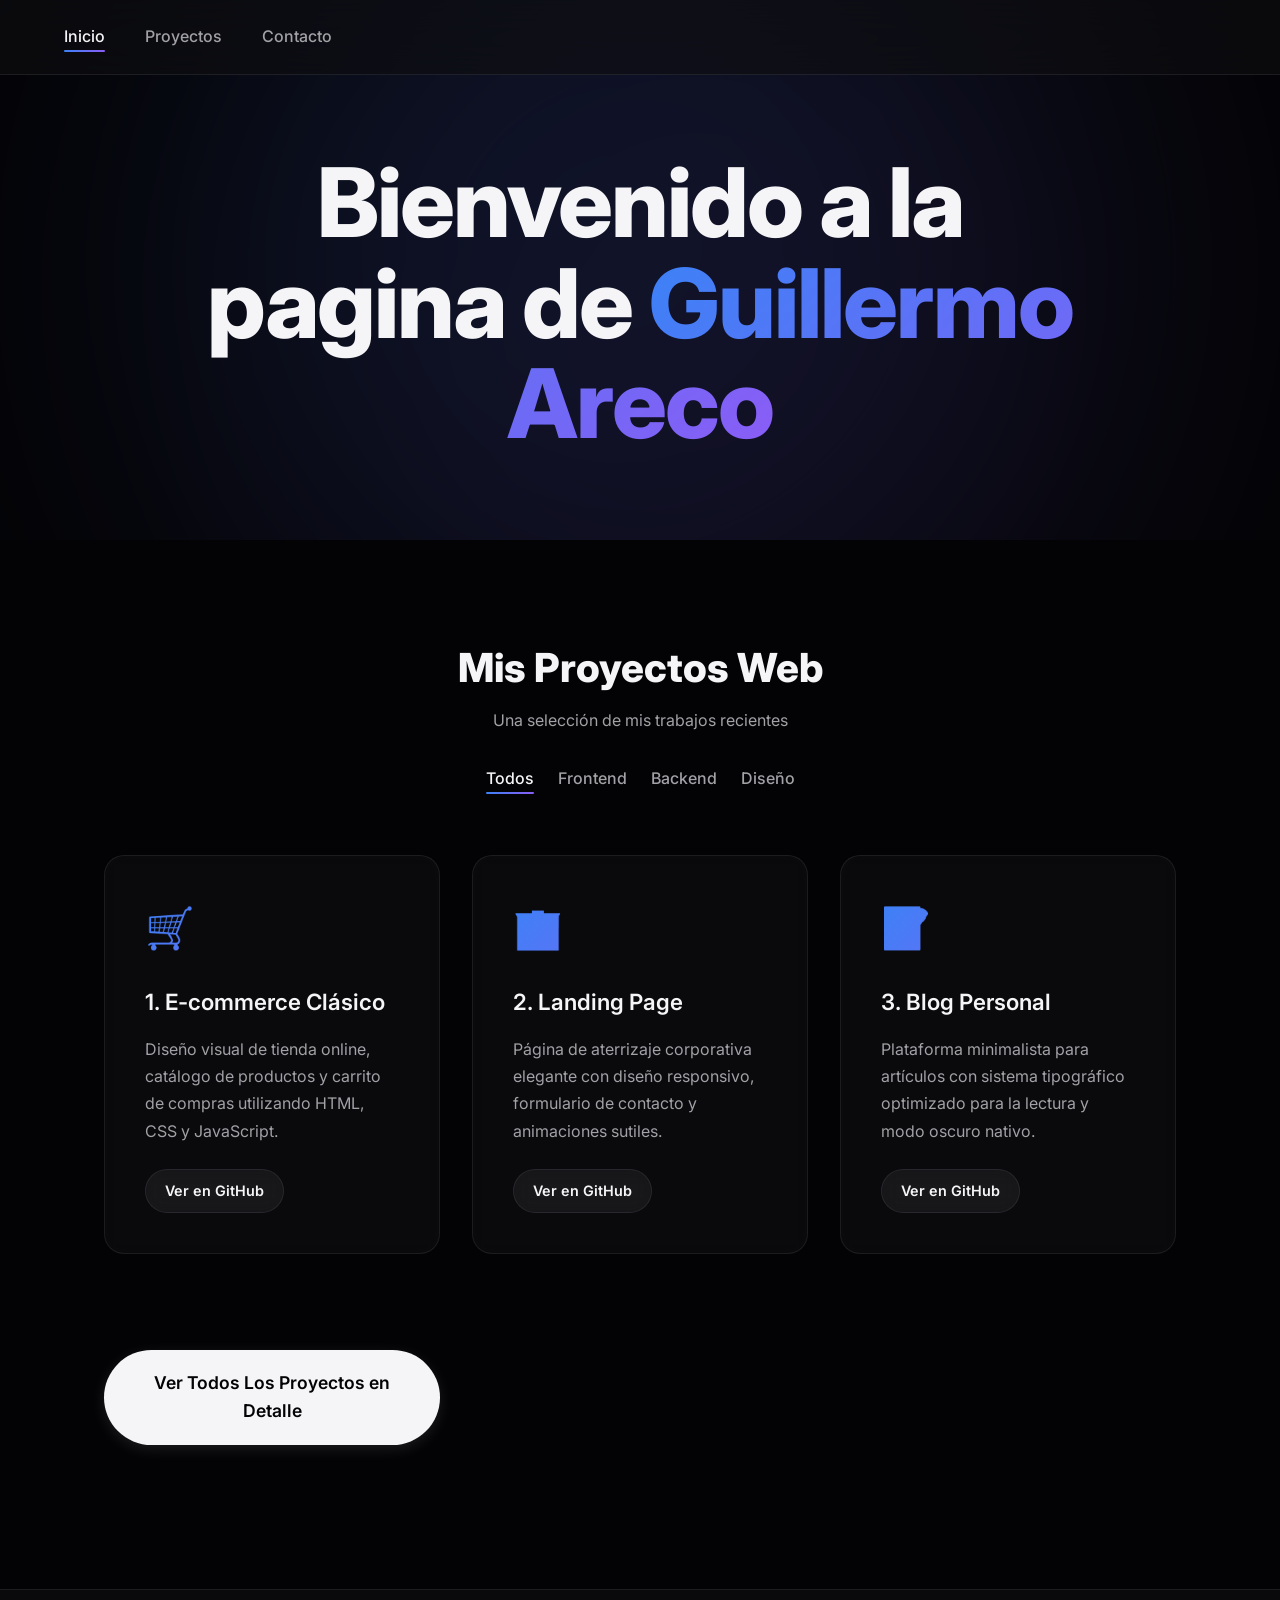
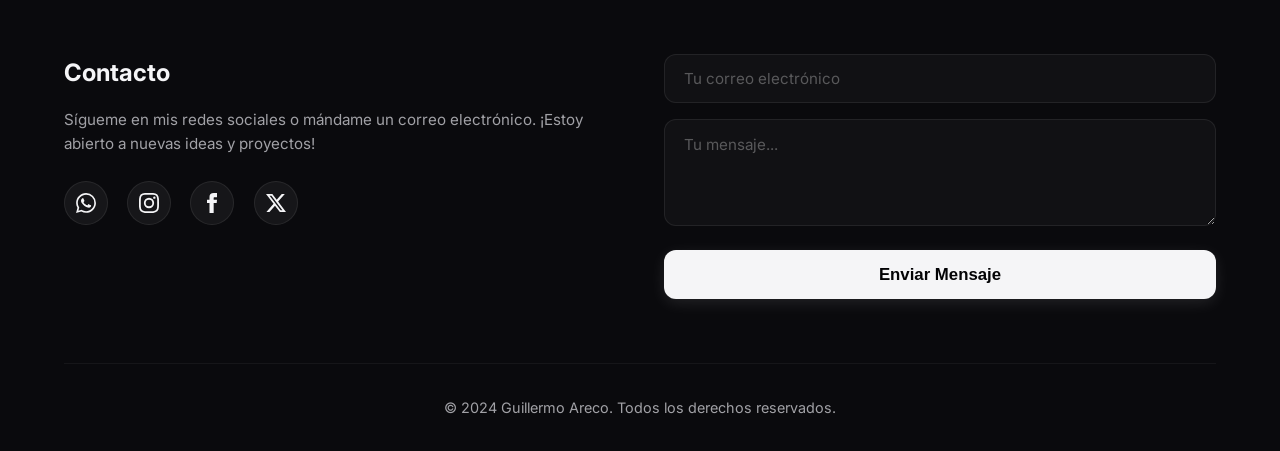
<file: index.html>
<!DOCTYPE html>
<html lang="es">
<head>
    <meta charset="UTF-8">
    <meta name="viewport" content="width=device-width, initial-scale=1.0">
    <title>SOFTTest</title>
    <!-- Modern Fonts -->
    <link rel="preconnect" href="https://fonts.googleapis.com">
    <link rel="preconnect" href="https://fonts.gstatic.com" crossorigin>
    <link href="https://fonts.googleapis.com/css2?family=Inter:wght@300;400;500;600;800&display=swap" rel="stylesheet">
    <link rel="stylesheet" href="css/styles.css">
</head>
<body>
    <nav class="glass-nav">
        <ul class="nav-links">
            <li><a href="#home" class="active">Inicio</a></li>
            <li><a href="#projects">Proyectos</a></li>
            <li><a href="#contacto">Contacto</a></li>
        </ul>
    </nav>
    
    <main>
        <section class="hero" id="home" style="min-height: 60vh;">
            <div class="hero-content">
                <h1 class="hero-title">Bienvenido a la pagina de <span class="highlight">Guillermo Areco</span></h1>
            </div>
            <div class="hero-background"></div>
        </section>
        
        <section id="projects" style="padding-top: 6rem;">
            <div style="text-align: center; position: relative; z-index: 1;">
            <h2 style="font-size: 2.5rem; font-weight: 800;">Mis Proyectos Web</h2>
            <p style="color: var(--text-muted); margin-top: 0.5rem; margin-bottom: 2rem;">Una selección de mis trabajos recientes</p>
            
            <ul class="nav-links" style="justify-content: center; margin-bottom: 3rem; gap: 1.5rem;">
                <li><a href="proyectos.html" class="active">Todos</a></li>
                <li><a href="proyectos.html#frontend">Frontend</a></li>
                <li><a href="proyectos.html#backend">Backend</a></li>
                <li><a href="proyectos.html#diseno">Diseño</a></li>
            </ul>
            </div>

            <div class="features" style="padding-top: 1rem;">
            <div class="feature-card">
                <div class="feature-icon">🛒</div>
                <h3 class="feature-title">1. E-commerce Clásico</h3>
                <p class="feature-text">Diseño visual de tienda online, catálogo de productos y carrito de compras utilizando HTML, CSS y JavaScript.</p>
                <div style="margin-top: 1.5rem;">
                    <a href="#" class="btn btn-secondary" style="padding: 0.6rem 1.2rem; font-size: 0.9rem;">Ver en GitHub</a>
                </div>
            </div>
            <div class="feature-card">
                <div class="feature-icon">🏢</div>
                <h3 class="feature-title">2. Landing Page</h3>
                <p class="feature-text">Página de aterrizaje corporativa elegante con diseño responsivo, formulario de contacto y animaciones sutiles.</p>
                <div style="margin-top: 1.5rem;">
                    <a href="#" class="btn btn-secondary" style="padding: 0.6rem 1.2rem; font-size: 0.9rem;">Ver en GitHub</a>
                </div>
            </div>
            <div class="feature-card">
                <div class="feature-icon">📝</div>
                <h3 class="feature-title">3. Blog Personal</h3>
                <p class="feature-text">Plataforma minimalista para artículos con sistema tipográfico optimizado para la lectura y modo oscuro nativo.</p>
                <div style="margin-top: 1.5rem;">
                    <a href="#" class="btn btn-secondary" style="padding: 0.6rem 1.2rem; font-size: 0.9rem;">Ver en GitHub</a>
                </div>
            </div>

            <div style="text-align: center; margin-top: 4rem;">
                <a href="proyectos.html" class="btn btn-primary" style="padding: 1.2rem 3rem; font-size: 1.1rem;">Ver Todos Los Proyectos en Detalle</a>
            </div>
        </section>
    </main>

    <footer class="glass-footer" id="contacto">
        <div class="footer-content">
            <div class="footer-left">
                <h3>Contacto</h3>
                <p>Sígueme en mis redes sociales o mándame un correo electrónico. ¡Estoy abierto a nuevas ideas y proyectos!</p>
                <div class="social-icons">
                    <a href="#" aria-label="WhatsApp" class="social-icon">
                        <svg viewBox="0 0 24 24" fill="currentColor"><path d="M17.472 14.382c-.297-.149-1.758-.867-2.03-.967-.273-.099-.471-.148-.67.15-.197.297-.767.966-.94 1.164-.173.199-.347.223-.644.075-.297-.15-1.255-.463-2.39-1.475-.883-.788-1.48-1.761-1.653-2.059-.173-.297-.018-.458.13-.606.134-.133.298-.347.446-.52.149-.174.198-.298.298-.497.099-.198.05-.371-.025-.52-.075-.149-.669-1.612-.916-2.207-.242-.579-.487-.5-.669-.51a12.8 12.8 0 0 0-.57-.01c-.198 0-.52.074-.792.372-.272.297-1.04 1.016-1.04 2.479 0 1.462 1.065 2.875 1.213 3.074.149.198 2.096 3.2 5.077 4.487.709.306 1.262.489 1.694.625.712.227 1.36.195 1.871.118.571-.085 1.758-.719 2.006-1.413.248-.694.248-1.289.173-1.413-.074-.124-.272-.198-.57-.347m-5.421 7.403h-.004a9.87 9.87 0 0 1-5.031-1.378l-.361-.214-3.741.982.998-3.648-.235-.374a9.86 9.86 0 0 1-1.51-5.26c.001-5.45 4.436-9.884 9.888-9.884 2.64 0 5.122 1.03 6.988 2.898a9.825 9.825 0 0 1 2.893 6.994c-.003 5.45-4.437 9.884-9.885 9.884m8.413-18.297A11.815 11.815 0 0 0 12.05 0C5.495 0 .16 5.335.157 11.892c0 2.096.547 4.142 1.588 5.945L.057 24l6.305-1.654a11.882 11.882 0 0 0 5.683 1.448h.005c6.554 0 11.89-5.335 11.893-11.893a11.821 11.821 0 0 0-3.48-8.413Z"/></svg>
                    </a>
                    <a href="#" aria-label="Instagram" class="social-icon">
                        <svg viewBox="0 0 24 24" fill="currentColor"><path d="M12 2.163c3.204 0 3.584.012 4.85.07 3.252.148 4.771 1.691 4.919 4.919.058 1.265.069 1.645.069 4.849 0 3.205-.012 3.584-.069 4.849-.149 3.225-1.664 4.771-4.919 4.919-1.266.058-1.644.07-4.85.07-3.204 0-3.584-.012-4.849-.07-3.26-.149-4.771-1.699-4.919-4.92-.058-1.265-.07-1.644-.07-4.849 0-3.204.013-3.583.07-4.849.149-3.227 1.664-4.771 4.919-4.919 1.266-.057 1.645-.069 4.849-.069zM12 0C8.741 0 8.333.014 7.053.072 2.695.272.273 2.69.073 7.052.014 8.333 0 8.741 0 12c0 3.259.014 3.668.072 4.948.2 4.358 2.618 6.78 6.98 6.98C8.333 23.986 8.741 24 12 24c3.259 0 3.668-.014 4.948-.072 4.354-.2 6.782-2.618 6.979-6.98.059-1.28.073-1.689.073-4.948 0-3.259-.014-3.667-.072-4.947-.196-4.354-2.617-6.78-6.979-6.98C15.668.014 15.259 0 12 0zm0 5.838a6.162 6.162 0 100 12.324 6.162 6.162 0 000-12.324zM12 16a4 4 0 110-8 4 4 0 010 8zm6.406-11.845a1.44 1.44 0 100 2.881 1.44 1.44 0 000-2.881z"/></svg>
                    </a>
                    <a href="#" aria-label="Facebook" class="social-icon">
                        <svg viewBox="0 0 24 24" fill="currentColor"><path d="M9 8h-3v4h3v12h5v-12h3.642l.358-4h-4v-1.667c0-.955.192-1.333 1.115-1.333h2.885v-5h-3.808c-3.596 0-5.192 1.583-5.192 4.615v3.385z"/></svg>
                    </a>
                    <a href="#" aria-label="X (Twitter)" class="social-icon">
                        <svg viewBox="0 0 24 24" fill="currentColor"><path d="M18.901 1.153h3.68l-8.04 9.19L24 22.846h-7.406l-5.8-7.584-6.638 7.584H.474l8.6-9.83L0 1.154h7.594l5.243 6.932Zm-1.293 19.49h2.039L6.482 3.24H4.298Z"/></svg>
                    </a>
                </div>
            </div>
            <div class="footer-right" id="contact">
                <form class="contact-form">
                    <input type="email" placeholder="Tu correo electrónico" required class="form-input">
                    <textarea placeholder="Tu mensaje..." rows="4" required class="form-input"></textarea>
                    <button type="submit" class="btn btn-primary submit-btn">Enviar Mensaje</button>
                </form>
            </div>
        </div>
        <div class="copyright">
            <p>&copy; 2024 Guillermo Areco. Todos los derechos reservados.</p>
        </div>
    </footer>

    <script src="js/scripts.js"></script>
</body>
</html>
</file>
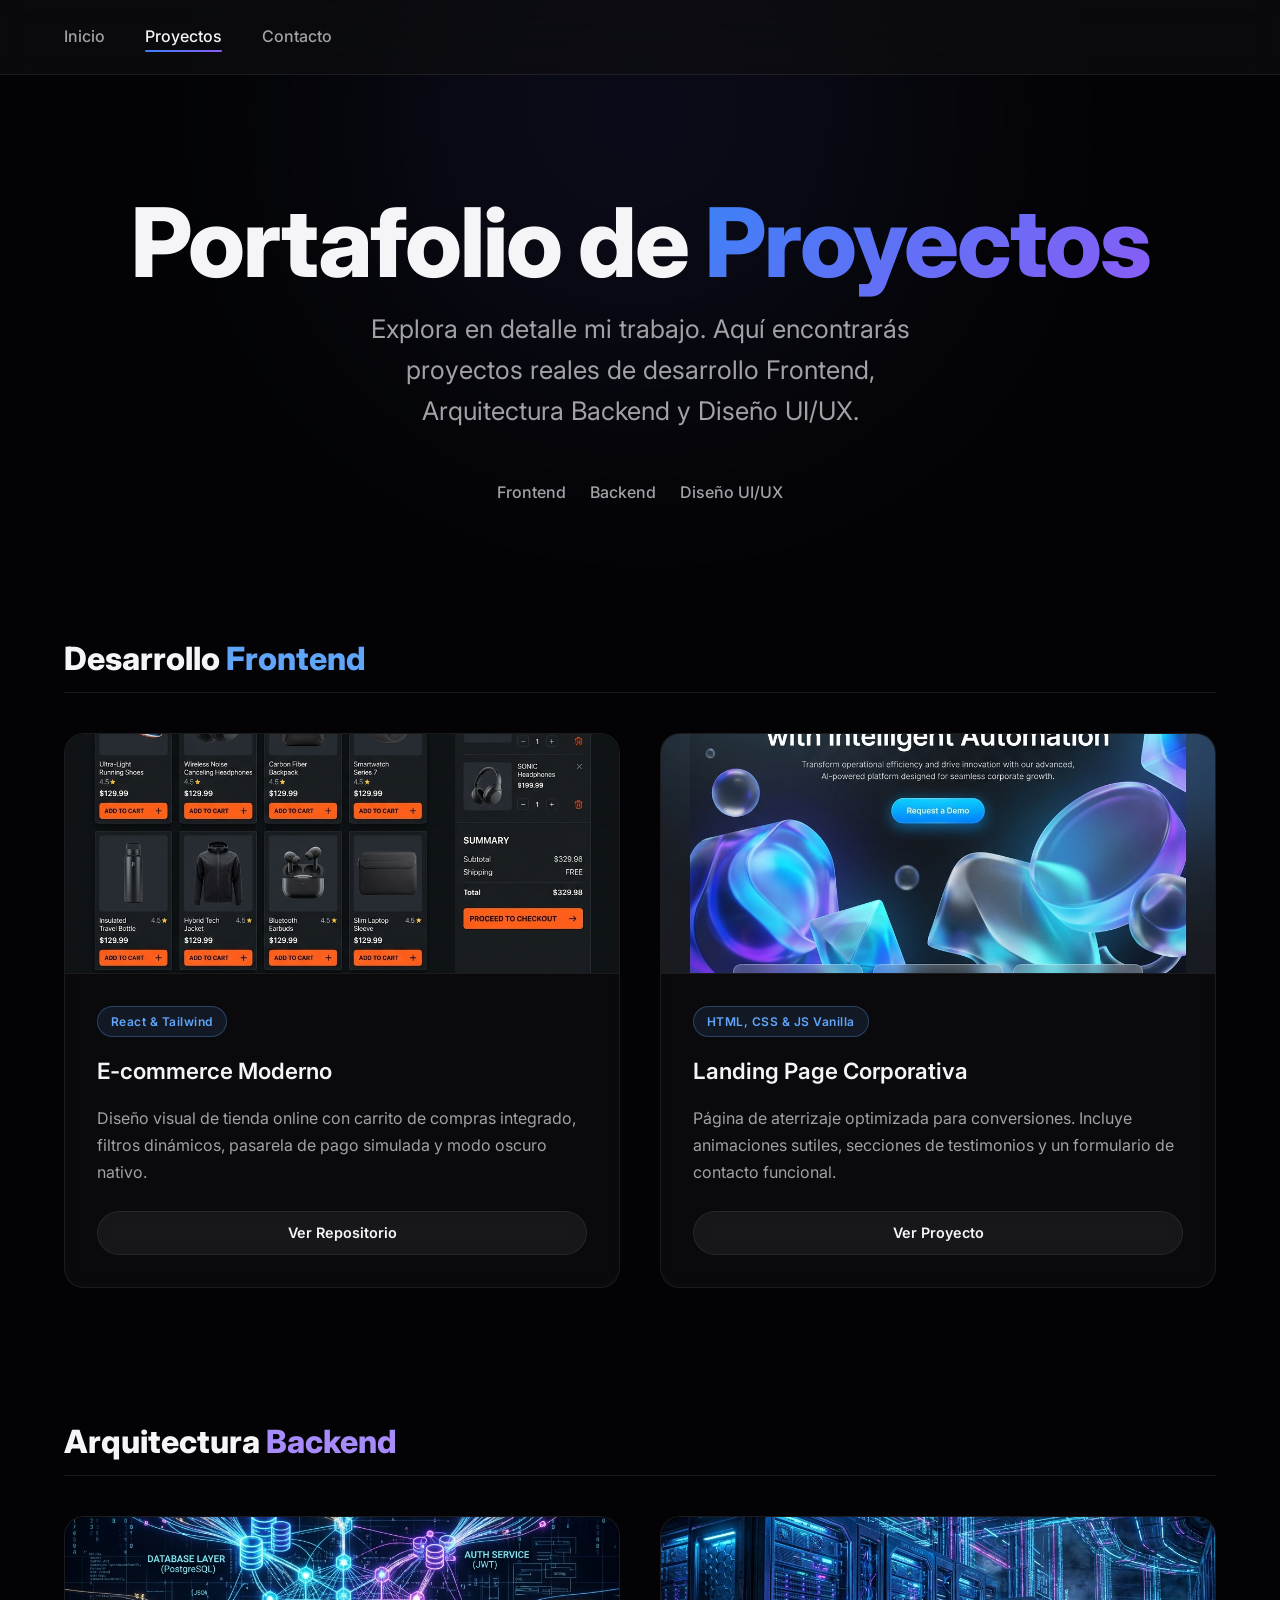
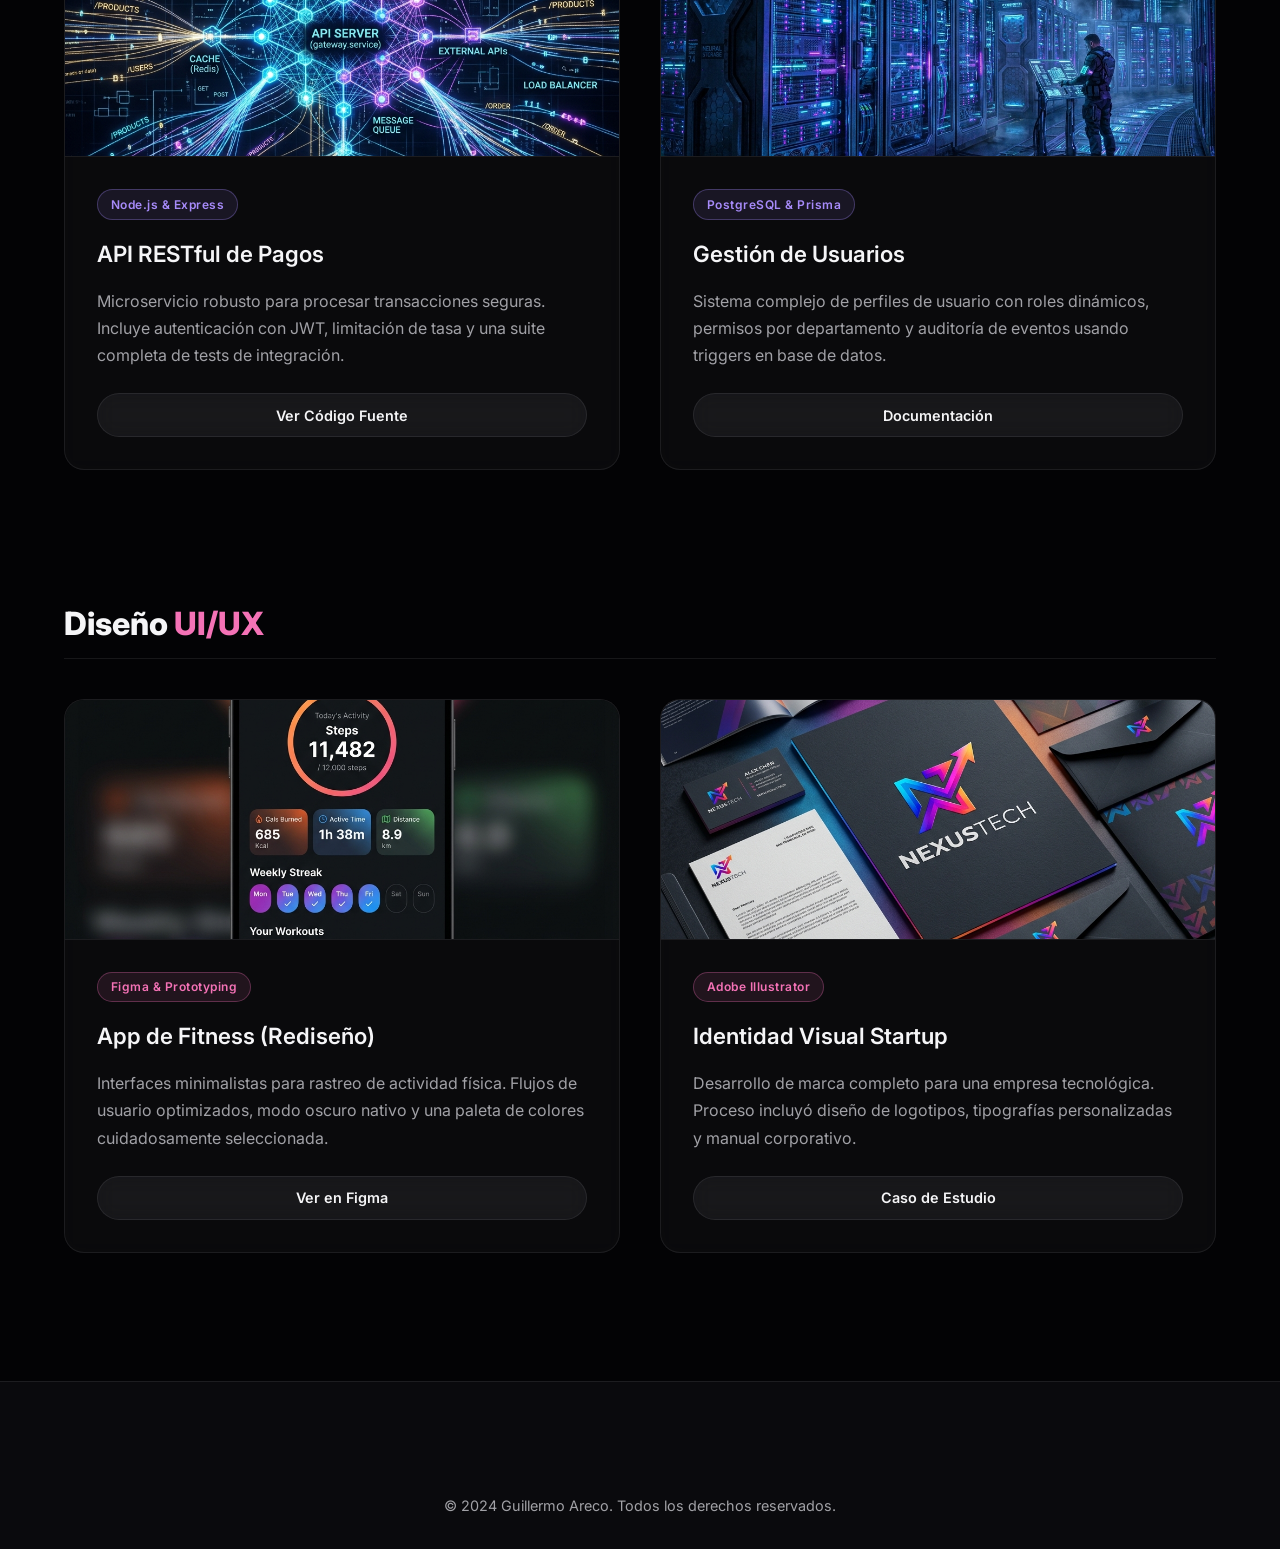
<file: proyectos.html>
<!DOCTYPE html>
<html lang="es">
<head>
    <meta charset="UTF-8">
    <meta name="viewport" content="width=device-width, initial-scale=1.0">
    <title>Proyectos - SOFTTest</title>
    <!-- Modern Fonts -->
    <link rel="preconnect" href="https://fonts.googleapis.com">
    <link rel="preconnect" href="https://fonts.gstatic.com" crossorigin>
    <link href="https://fonts.googleapis.com/css2?family=Inter:wght@300;400;500;600;800&display=swap" rel="stylesheet">
    <link rel="stylesheet" href="css/styles.css">
</head>
<body>
    <nav class="glass-nav">
        <ul class="nav-links">
            <li><a href="index.html">Inicio</a></li>
            <li><a href="proyectos.html" class="active">Proyectos</a></li>
            <li><a href="index.html#contacto">Contacto</a></li>
        </ul>
    </nav>
    
    <main>
        <!-- Page Header -->
        <section style="padding: 12rem 5% 4rem; text-align: center; position: relative;">
            <div class="hero-background" style="top: 20%; height: 50vh; width: 50vh;"></div>
            <h1 class="hero-title" style="margin-bottom: 1rem;">
                Portafolio de <span class="highlight">Proyectos</span>
            </h1>
            <p class="hero-subtitle" style="margin: 0 auto;">
                Explora en detalle mi trabajo. Aquí encontrarás proyectos reales de desarrollo Frontend, Arquitectura Backend y Diseño UI/UX.
            </p>
            
            <ul class="nav-links" style="justify-content: center; margin-top: 3rem; gap: 1.5rem;">
                <li><a href="#frontend">Frontend</a></li>
                <li><a href="#backend">Backend</a></li>
                <li><a href="#diseno">Diseño UI/UX</a></li>
            </ul>
        </section>

        <!-- Category: Frontend -->
        <section id="frontend" style="padding: 4rem 5%;">
            <div style="max-width: 1200px; margin: 0 auto;">
                <h2 class="section-title">Desarrollo <span style="color: #60a5fa">Frontend</span></h2>
                
                <div class="features" style="padding: 0; gap: 2.5rem;">
                    <div class="project-card">
                        <div class="img-wrapper">
                            <img src="img/ecommerce.png" alt="E-commerce Mockup" class="project-image">
                        </div>
                        <div class="project-content">
                            <span class="tag tag-blue">React & Tailwind</span>
                            <h3 class="feature-title">E-commerce Moderno</h3>
                            <p class="feature-text" style="flex-grow: 1;">Diseño visual de tienda online con carrito de compras integrado, filtros dinámicos, pasarela de pago simulada y modo oscuro nativo.</p>
                            <div style="margin-top: 1.5rem;">
                                <a href="#" class="btn btn-secondary" style="padding: 0.6rem 1.2rem; font-size: 0.9rem; width: 100%;">Ver Repositorio</a>
                            </div>
                        </div>
                    </div>
                    
                    <div class="project-card">
                        <div class="img-wrapper">
                            <img src="img/landing.png" alt="Landing Page Mockup" class="project-image">
                        </div>
                        <div class="project-content">
                            <span class="tag tag-blue">HTML, CSS & JS Vanilla</span>
                            <h3 class="feature-title">Landing Page Corporativa</h3>
                            <p class="feature-text" style="flex-grow: 1;">Página de aterrizaje optimizada para conversiones. Incluye animaciones sutiles, secciones de testimonios y un formulario de contacto funcional.</p>
                            <div style="margin-top: 1.5rem;">
                                <a href="#" class="btn btn-secondary" style="padding: 0.6rem 1.2rem; font-size: 0.9rem; width: 100%;">Ver Proyecto</a>
                            </div>
                        </div>
                    </div>
                </div>
            </div>
        </section>

        <!-- Category: Backend -->
        <section id="backend" style="padding: 4rem 5%;">
            <div style="max-width: 1200px; margin: 0 auto;">
                <h2 class="section-title">Arquitectura <span style="color: #a78bfa">Backend</span></h2>
                
                <div class="features" style="padding: 0; gap: 2.5rem;">
                    <div class="project-card">
                        <div class="img-wrapper">
                            <img src="img/api.png" alt="API Server Visualization" class="project-image">
                        </div>
                        <div class="project-content">
                            <span class="tag tag-purple">Node.js & Express</span>
                            <h3 class="feature-title">API RESTful de Pagos</h3>
                            <p class="feature-text" style="flex-grow: 1;">Microservicio robusto para procesar transacciones seguras. Incluye autenticación con JWT, limitación de tasa y una suite completa de tests de integración.</p>
                            <div style="margin-top: 1.5rem;">
                                <a href="#" class="btn btn-secondary" style="padding: 0.6rem 1.2rem; font-size: 0.9rem; width: 100%;">Ver Código Fuente</a>
                            </div>
                        </div>
                    </div>
                    
                    <div class="project-card">
                        <div class="img-wrapper">
                            <img src="img/database.png" alt="Database Architecture" class="project-image">
                        </div>
                        <div class="project-content">
                            <span class="tag tag-purple">PostgreSQL & Prisma</span>
                            <h3 class="feature-title">Gestión de Usuarios</h3>
                            <p class="feature-text" style="flex-grow: 1;">Sistema complejo de perfiles de usuario con roles dinámicos, permisos por departamento y auditoría de eventos usando triggers en base de datos.</p>
                            <div style="margin-top: 1.5rem;">
                                <a href="#" class="btn btn-secondary" style="padding: 0.6rem 1.2rem; font-size: 0.9rem; width: 100%;">Documentación</a>
                            </div>
                        </div>
                    </div>
                </div>
            </div>
        </section>

        <!-- Category: Diseño -->
        <section id="diseno" style="padding: 4rem 5% 8rem;">
            <div style="max-width: 1200px; margin: 0 auto;">
                <h2 class="section-title">Diseño <span style="color: #f472b6">UI/UX</span></h2>
                
                <div class="features" style="padding: 0; gap: 2.5rem;">
                    <div class="project-card">
                        <div class="img-wrapper">
                            <img src="img/app.png" alt="Mobile App Design" class="project-image">
                        </div>
                        <div class="project-content">
                            <span class="tag tag-pink">Figma & Prototyping</span>
                            <h3 class="feature-title">App de Fitness (Rediseño)</h3>
                            <p class="feature-text" style="flex-grow: 1;">Interfaces minimalistas para rastreo de actividad física. Flujos de usuario optimizados, modo oscuro nativo y una paleta de colores cuidadosamente seleccionada.</p>
                            <div style="margin-top: 1.5rem;">
                                <a href="#" class="btn btn-secondary" style="padding: 0.6rem 1.2rem; font-size: 0.9rem; width: 100%;">Ver en Figma</a>
                            </div>
                        </div>
                    </div>
                    
                    <div class="project-card">
                        <div class="img-wrapper">
                            <img src="img/brand.png" alt="Brand Identity" class="project-image">
                        </div>
                        <div class="project-content">
                            <span class="tag tag-pink">Adobe Illustrator</span>
                            <h3 class="feature-title">Identidad Visual Startup</h3>
                            <p class="feature-text" style="flex-grow: 1;">Desarrollo de marca completo para una empresa tecnológica. Proceso incluyó diseño de logotipos, tipografías personalizadas y manual corporativo.</p>
                            <div style="margin-top: 1.5rem;">
                                <a href="#" class="btn btn-secondary" style="padding: 0.6rem 1.2rem; font-size: 0.9rem; width: 100%;">Caso de Estudio</a>
                            </div>
                        </div>
                    </div>
                </div>
            </div>
        </section>
    </main>

    <footer class="glass-footer" style="margin-top: 0;">
        <div class="copyright" style="margin-top: 1rem; border-top: none; padding-top: 2rem;">
            <p>&copy; 2024 Guillermo Areco. Todos los derechos reservados.</p>
        </div>
    </footer>
</body>
</html>
</file>
<file: css/styles.css>
:root {
    --bg-color: #030305;
    --text-main: #f5f5f7;
    --text-muted: #a1a1a6;
    --accent-1: #3b82f6;
    --accent-2: #8b5cf6;
    --gradient-glow: linear-gradient(135deg, var(--accent-1), var(--accent-2));
    --glass-bg: rgba(15, 15, 18, 0.65);
    --glass-border: rgba(255, 255, 255, 0.08);
}

html {
    scroll-behavior: smooth;
    scroll-padding-top: 130px; /* Adjusts for the fixed navbar */
}

/* Fallback for anchor links to prevent content blocking by fixed header */
[id] {
    scroll-margin-top: 130px;
}

* {
    margin: 0;
    padding: 0;
    box-sizing: border-box;
}

body {
    font-family: 'Inter', -apple-system, BlinkMacSystemFont, sans-serif;
    background-color: var(--bg-color);
    color: var(--text-main);
    overflow-x: hidden;
    line-height: 1.6;
}

/* Glassmorphism Navigation */
.glass-nav {
    position: fixed;
    top: 0;
    width: 100%;
    z-index: 100;
    display: flex;
    justify-content: space-between;
    align-items: center;
    padding: 1.5rem 5%;
    background: var(--glass-bg);
    backdrop-filter: blur(20px);
    -webkit-backdrop-filter: blur(20px);
    border-bottom: 1px solid var(--glass-border);
    transition: all 0.3s ease;
}

.nav-brand {
    font-size: 1.8rem;
    font-weight: 800;
    background: var(--gradient-glow);
    -webkit-background-clip: text;
    -webkit-text-fill-color: transparent;
    letter-spacing: -1px;
}

.nav-links {
    list-style: none;
    display: flex;
    gap: 2.5rem;
}

.nav-links a {
    color: var(--text-muted);
    text-decoration: none;
    font-weight: 500;
    font-size: 1rem;
    transition: color 0.3s ease;
    position: relative;
    padding-bottom: 4px;
}

.nav-links a:hover, .nav-links a.active {
    color: var(--text-main);
}

.nav-links a::after {
    content: '';
    position: absolute;
    bottom: -2px;
    left: 0;
    width: 0%;
    height: 2px;
    background: var(--gradient-glow);
    transition: width 0.3s ease;
    border-radius: 2px;
}

.nav-links a:hover::after, .nav-links a.active::after {
    width: 100%;
}

/* Hero Section */
.hero {
    position: relative;
    min-height: 100vh;
    display: flex;
    align-items: center;
    justify-content: center;
    text-align: center;
    padding: 130px 20px 40px; /* Top padding avoids fixed header, bottom balances it */
    overflow: hidden;
}

.hero-background {
    position: absolute;
    top: 50%;
    left: 50%;
    transform: translate(-50%, -50%);
    width: 70vw;
    height: 70vw;
    background: var(--gradient-glow);
    filter: blur(150px);
    opacity: 0.15;
    border-radius: 50%;
    z-index: -1;
    animation: pulse 10s infinite alternate cubic-bezier(0.4, 0, 0.2, 1);
}

@keyframes pulse {
    0% { transform: translate(-50%, -50%) scale(0.8); opacity: 0.1; }
    100% { transform: translate(-50%, -50%) scale(1.2); opacity: 0.25; }
}

.hero-content {
    z-index: 1;
    max-width: 900px;
}

.badge {
    display: inline-block;
    padding: 0.5rem 1rem;
    margin-bottom: 1.5rem;
    background: rgba(255, 255, 255, 0.05);
    border: 1px solid var(--glass-border);
    border-radius: 50px;
    font-size: 0.85rem;
    font-weight: 600;
    color: var(--accent-1);
    letter-spacing: 1px;
    text-transform: uppercase;
    animation: fadeUp 1s ease 0.1s both;
}

.hero-title {
    font-size: clamp(3.5rem, 8vw, 6rem);
    font-weight: 800;
    line-height: 1.05;
    margin-bottom: 1.5rem;
    letter-spacing: -2px;
    animation: fadeUp 1s ease 0.3s both;
}

.hero-title .highlight {
    background: var(--gradient-glow);
    -webkit-background-clip: text;
    -webkit-text-fill-color: transparent;
}

.hero-subtitle {
    font-size: clamp(1.2rem, 3vw, 1.6rem);
    color: var(--text-muted);
    margin-bottom: 3rem;
    font-weight: 400;
    max-width: 600px;
    margin-left: auto;
    margin-right: auto;
    animation: fadeUp 1s ease 0.5s both;
}

.hero-actions {
    display: flex;
    gap: 1.2rem;
    justify-content: center;
    animation: fadeUp 1s ease 0.7s both;
}

/* Buttons */
.btn {
    padding: 1rem 2.5rem;
    border-radius: 50px;
    font-size: 1.05rem;
    font-weight: 600;
    cursor: pointer;
    transition: all 0.3s cubic-bezier(0.4, 0, 0.2, 1);
    border: none;
    outline: none;
    display: inline-flex;
    align-items: center;
    justify-content: center;
    text-decoration: none;
}

.btn-primary {
    background: var(--text-main);
    color: var(--bg-color);
    box-shadow: 0 4px 15px rgba(255, 255, 255, 0.1);
}

.btn-primary:hover {
    transform: translateY(-3px);
    box-shadow: 0 10px 25px rgba(255, 255, 255, 0.2);
    background: #ffffff;
}

.btn-secondary {
    background: rgba(255, 255, 255, 0.05);
    color: var(--text-main);
    border: 1px solid var(--glass-border);
    backdrop-filter: blur(10px);
}

.btn-secondary:hover {
    background: rgba(255, 255, 255, 0.1);
    transform: translateY(-3px);
    border-color: rgba(255, 255, 255, 0.2);
}

/* Features preview section */
.features {
    padding: 5rem 5%;
    display: grid;
    grid-template-columns: repeat(auto-fit, minmax(300px, 1fr));
    gap: 2rem;
    max-width: 1200px;
    margin: 0 auto;
    position: relative;
    z-index: 1;
}

.feature-card {
    background: var(--glass-bg);
    border: 1px solid var(--glass-border);
    border-radius: 20px;
    padding: 2.5rem;
    transition: transform 0.3s ease, background 0.3s ease;
    backdrop-filter: blur(10px);
}

.feature-card:hover {
    transform: translateY(-5px);
    background: rgba(30, 30, 35, 0.7);
    border-color: rgba(255, 255, 255, 0.15);
}

.feature-icon {
    font-size: 2.5rem;
    margin-bottom: 1.5rem;
    background: var(--gradient-glow);
    -webkit-background-clip: text;
    -webkit-text-fill-color: transparent;
}

.feature-title {
    font-size: 1.4rem;
    margin-bottom: 1rem;
    font-weight: 600;
}

.feature-text {
    color: var(--text-muted);
    font-size: 1rem;
    line-height: 1.7;
}

/* Footer Layout */
.glass-footer {
    padding: 4rem 5% 2rem;
    border-top: 1px solid var(--glass-border);
    color: var(--text-muted);
    font-size: 0.95rem;
    background: var(--glass-bg);
    margin-top: 4rem;
}

.footer-content {
    display: grid;
    grid-template-columns: repeat(auto-fit, minmax(300px, 1fr));
    gap: 3rem;
    max-width: 1200px;
    margin: 0 auto;
    text-align: left;
}

.footer-left h3 {
    color: var(--text-main);
    font-size: 1.5rem;
    margin-bottom: 1rem;
}

.social-icons {
    display: flex;
    gap: 1.2rem;
    margin-top: 1.5rem;
}

.social-icon {
    display: flex;
    align-items: center;
    justify-content: center;
    width: 44px;
    height: 44px;
    border-radius: 50%;
    background: rgba(255, 255, 255, 0.05);
    color: var(--text-main);
    border: 1px solid var(--glass-border);
    transition: all 0.3s ease;
}

.social-icon:hover {
    background: var(--accent-1);
    border-color: var(--accent-1);
    transform: translateY(-3px);
    color: #fff;
    box-shadow: 0 5px 15px rgba(59, 130, 246, 0.4);
}

.social-icon svg {
    width: 20px;
    height: 20px;
}

.contact-form {
    display: flex;
    flex-direction: column;
    gap: 1rem;
}

.form-input {
    width: 100%;
    padding: 0.9rem 1.2rem;
    border-radius: 12px;
    background: rgba(255, 255, 255, 0.03);
    border: 1px solid var(--glass-border);
    color: var(--text-main);
    font-family: inherit;
    font-size: 0.95rem;
    transition: all 0.3s ease;
    resize: vertical;
}

.form-input::placeholder {
    color: rgba(255, 255, 255, 0.3);
}

.form-input:focus {
    outline: none;
    border-color: var(--accent-1);
    background: rgba(255, 255, 255, 0.08);
    box-shadow: 0 0 0 3px rgba(59, 130, 246, 0.2);
}

.submit-btn {
    padding: 0.9rem;
    border-radius: 12px;
    cursor: pointer;
    width: 100%;
    margin-top: 0.5rem;
}

.copyright {
    text-align: center;
    margin-top: 4rem;
    padding-top: 2rem;
    border-top: 1px solid rgba(255, 255, 255, 0.05);
    font-size: 0.9rem;
}

@keyframes fadeUp {
    from {
        opacity: 0;
        transform: translateY(40px);
    }
    to {
        opacity: 1;
        transform: translateY(0);
    }
}

/* Responsive adjustments */
@media (max-width: 768px) {
    .nav-links {
        display: none; /* In a real app we'd add a hamburger menu */
    }
    .hero-actions {
        flex-direction: column;
    }
    .btn {
        width: 100%;
    }
}

/* Project page specific styles */
.project-card {
    background: var(--glass-bg);
    border: 1px solid var(--glass-border);
    border-radius: 20px;
    overflow: hidden;
    transition: transform 0.3s ease, background 0.3s ease;
    backdrop-filter: blur(10px);
    display: flex;
    flex-direction: column;
}

.project-card:hover {
    transform: translateY(-5px);
    background: rgba(30, 30, 35, 0.7);
    border-color: rgba(255, 255, 255, 0.15);
}

.project-image {
    width: 100%;
    height: 240px;
    object-fit: cover;
    border-bottom: 1px solid var(--glass-border);
    transition: transform 0.5s ease;
}

.project-card:hover .project-image {
    transform: scale(1.05);
}

.img-wrapper {
    overflow: hidden;
    width: 100%;
    height: 240px;
}

.project-content {
    padding: 2rem;
    flex-grow: 1;
    display: flex;
    flex-direction: column;
}

.tag {
    align-self: flex-start;
    font-size: 0.75rem;
    font-weight: 600;
    padding: 0.3rem 0.8rem;
    border-radius: 50px;
    background: rgba(255, 255, 255, 0.05);
    border: 1px solid var(--glass-border);
    margin-bottom: 1rem;
    letter-spacing: 0.5px;
}

.tag-blue { color: #60a5fa; border-color: rgba(96, 165, 250, 0.3); background: rgba(96, 165, 250, 0.1); }
.tag-purple { color: #a78bfa; border-color: rgba(167, 139, 250, 0.3); background: rgba(167, 139, 250, 0.1); }
.tag-pink { color: #f472b6; border-color: rgba(244, 114, 182, 0.3); background: rgba(244, 114, 182, 0.1); }

.section-title {
    font-size: 2rem; 
    font-weight: 800; 
    border-bottom: 1px solid var(--glass-border); 
    padding-bottom: 0.5rem; 
    margin-bottom: 2.5rem;
}
</file>
